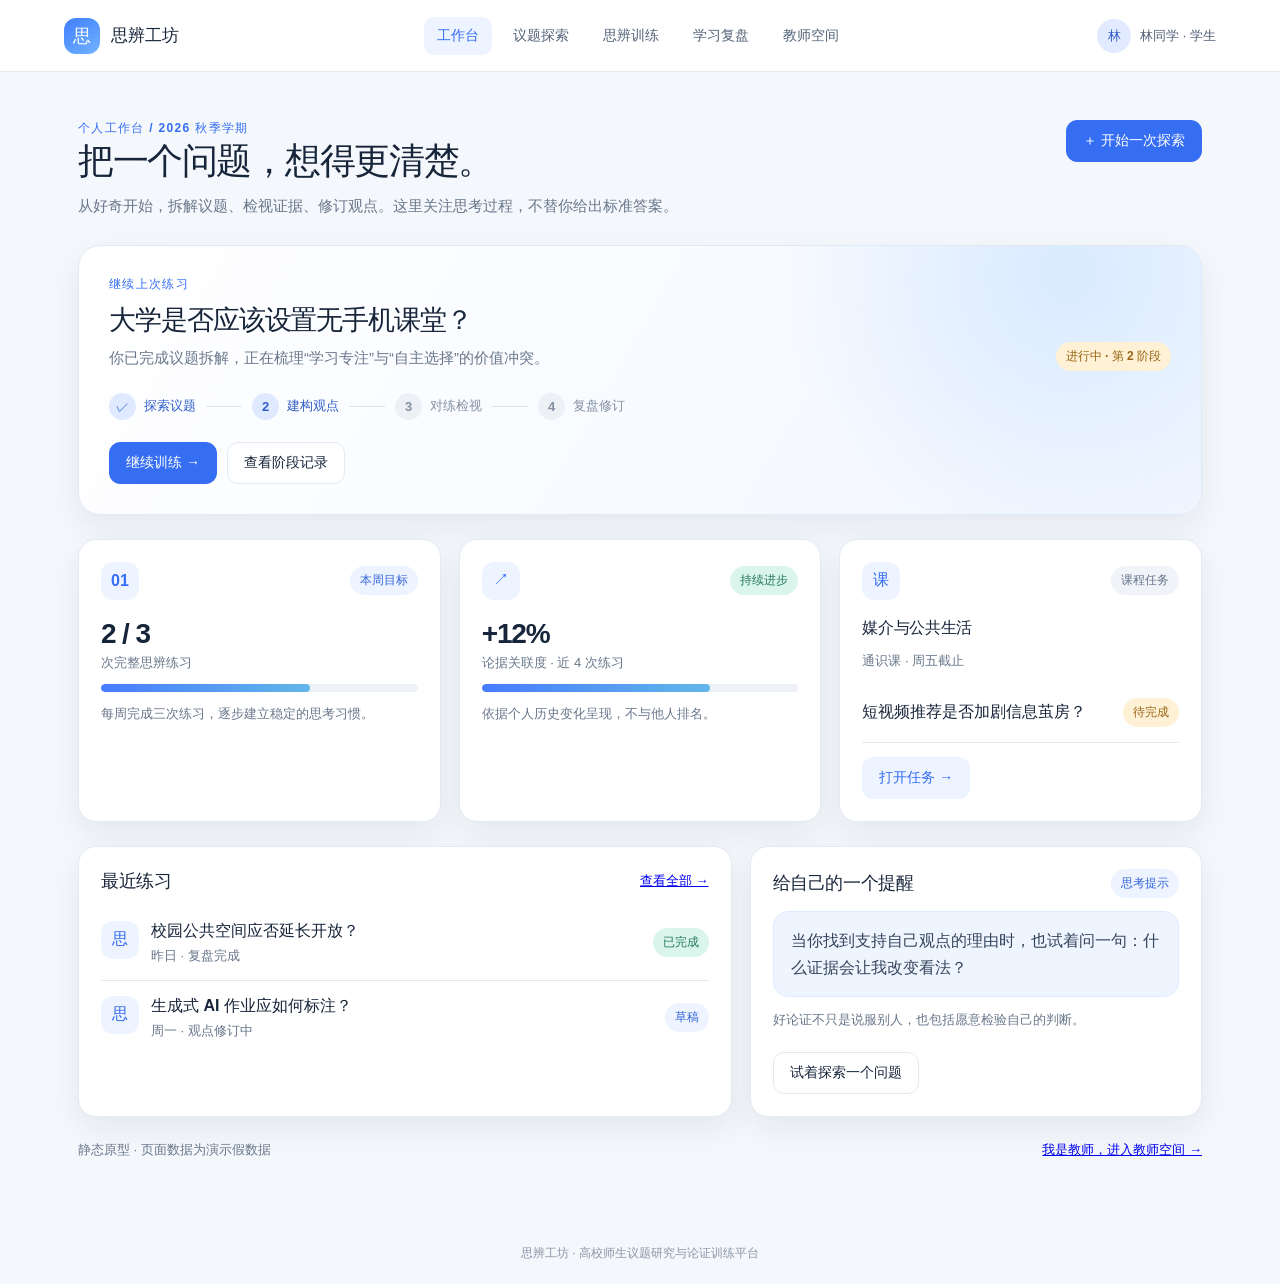
<file: docs/prototypes/index.html>
<!doctype html>
<html lang="zh-CN"><head><meta charset="utf-8"><meta name="viewport" content="width=device-width,initial-scale=1"><title>思辨工坊 · 工作台原型</title><link rel="stylesheet" href="prototype.css"></head>
<body><div class="app"><header class="topbar"><a class="brand" href="index.html"><span class="brand-mark">思</span>思辨工坊</a><nav class="nav"><a class="active" href="index.html">工作台</a><a href="explore.html">议题探索</a><a href="train.html">思辨训练</a><a href="review.html">学习复盘</a><a href="teacher.html">教师空间</a></nav><div class="user-pill"><span class="avatar">林</span><span class="user-name">林同学 · 学生</span></div></header>
<main class="main"><div class="title-row"><div><div class="eyebrow">个人工作台 / 2026 秋季学期</div><h1 class="title">把一个问题，想得更清楚。</h1><p class="sub">从好奇开始，拆解议题、检视证据、修订观点。这里关注思考过程，不替你给出标准答案。</p></div><a class="btn primary" href="explore.html">＋ 开始一次探索</a></div>
<section class="hero"><div class="eyebrow">继续上次练习</div><div class="row" style="align-items:flex-end"><div><h2 class="title" style="font-size:27px;margin-top:9px">大学是否应该设置无手机课堂？</h2><p class="sub">你已完成议题拆解，正在梳理“学习专注”与“自主选择”的价值冲突。</p></div><span class="tag amber">进行中 · 第 2 阶段</span></div><div class="stage" style="margin-top:22px"><span class="stage-step done"><span class="num">✓</span>探索议题</span><i class="stage-line"></i><span class="stage-step current"><span class="num">2</span>建构观点</span><i class="stage-line"></i><span class="stage-step"><span class="num">3</span>对练检视</span><i class="stage-line"></i><span class="stage-step"><span class="num">4</span>复盘修订</span></div><div class="hero-actions"><a class="btn primary" href="train.html">继续训练 →</a><a class="btn" href="review.html">查看阶段记录</a></div></section>
<div class="grid three section"><article class="card"><div class="row"><div class="icon-box">01</div><span class="tag blue">本周目标</span></div><div class="metric" style="margin-top:18px">2 / 3</div><div class="metric-label">次完整思辨练习</div><div class="progress"><span style="width:66%"></span></div><p class="small muted">每周完成三次练习，逐步建立稳定的思考习惯。</p></article><article class="card"><div class="row"><div class="icon-box">↗</div><span class="tag green">持续进步</span></div><div class="metric" style="margin-top:18px">+12%</div><div class="metric-label">论据关联度 · 近 4 次练习</div><div class="progress"><span style="width:72%"></span></div><p class="small muted">依据个人历史变化呈现，不与他人排名。</p></article><article class="card"><div class="row"><div class="icon-box">课</div><span class="tag">课程任务</span></div><h3 style="margin-top:18px">媒介与公共生活</h3><p class="small muted">通识课 · 周五截止</p><div class="list-item"><div class="row"><span>短视频推荐是否加剧信息茧房？</span><span class="tag amber">待完成</span></div></div><a class="btn soft" href="explore.html" style="margin-top:14px">打开任务 →</a></article></div>
<section class="grid two section"><article class="card"><div class="section-head"><h2>最近练习</h2><a class="small" href="review.html">查看全部 →</a></div><div class="list"><div class="list-item row"><div class="list-lead"><span class="icon-box">思</span><div><strong>校园公共空间应否延长开放？</strong><div class="small muted" style="margin-top:5px">昨日 · 复盘完成</div></div></div><span class="tag green">已完成</span></div><div class="list-item row"><div class="list-lead"><span class="icon-box">思</span><div><strong>生成式 AI 作业应如何标注？</strong><div class="small muted" style="margin-top:5px">周一 · 观点修订中</div></div></div><span class="tag blue">草稿</span></div></div></article><article class="card"><div class="section-head"><h2>给自己的一个提醒</h2><span class="tag blue">思考提示</span></div><div class="bubble ai">当你找到支持自己观点的理由时，也试着问一句：<strong>什么证据会让我改变看法？</strong></div><p class="small muted" style="margin-top:14px">好论证不只是说服别人，也包括愿意检验自己的判断。</p><a class="btn" href="explore.html" style="margin-top:10px">试着探索一个问题</a></article></section>
<div class="section row"><span class="small muted">静态原型 · 页面数据为演示假数据</span><a class="small" href="teacher.html">我是教师，进入教师空间 →</a></div></main><footer class="footer">思辨工坊 · 高校师生议题研究与论证训练平台</footer></div></body></html>
</file>
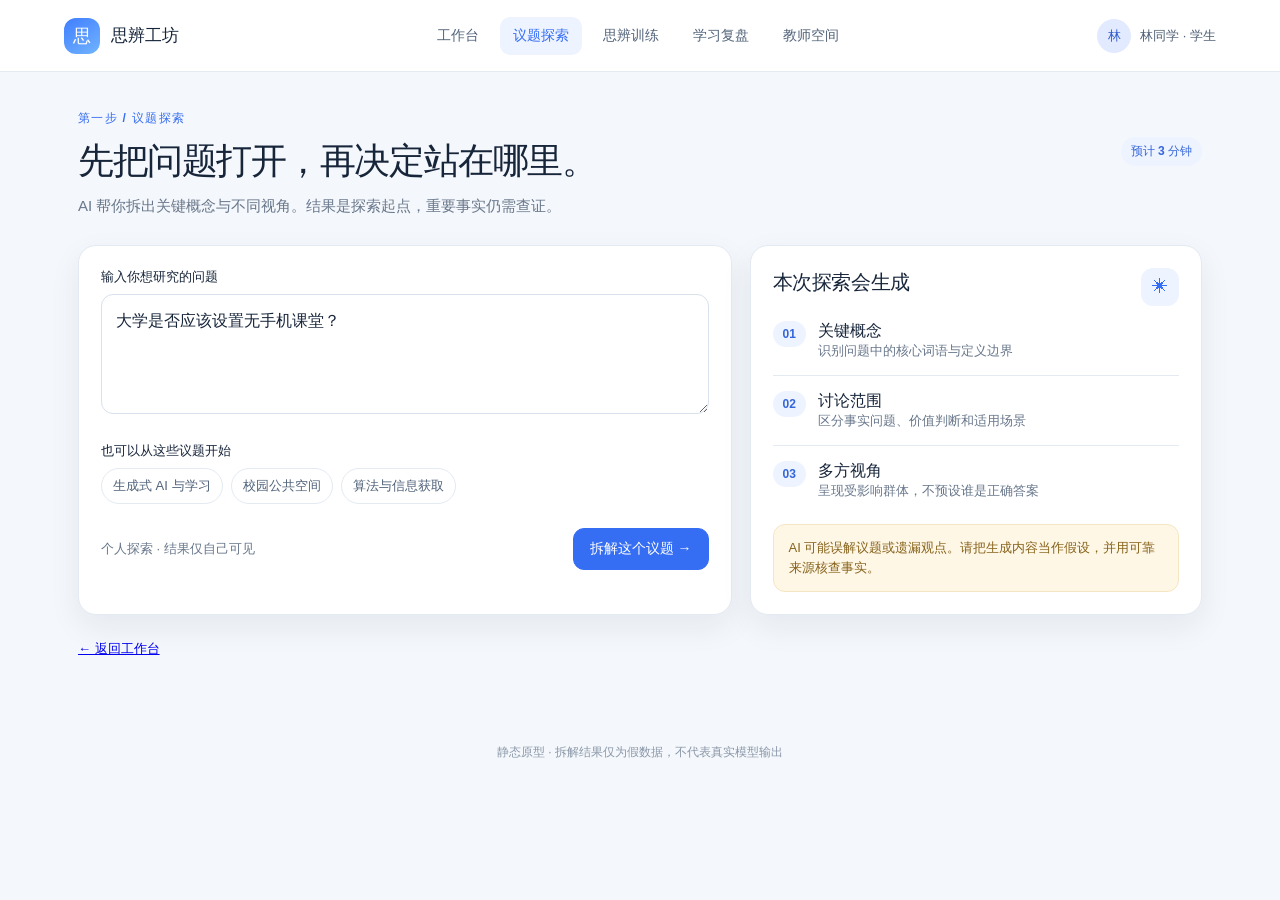
<file: docs/prototypes/explore.html>
<!doctype html>
<html lang="zh-CN"><head><meta charset="utf-8"><meta name="viewport" content="width=device-width,initial-scale=1"><title>议题探索 · 思辨工坊</title><link rel="stylesheet" href="prototype.css"></head>
<body><div class="app"><header class="topbar"><a class="brand" href="index.html"><span class="brand-mark">思</span>思辨工坊</a><nav class="nav"><a href="index.html">工作台</a><a class="active" href="explore.html">议题探索</a><a href="train.html">思辨训练</a><a href="review.html">学习复盘</a><a href="teacher.html">教师空间</a></nav><div class="user-pill"><span class="avatar">林</span><span class="user-name">林同学 · 学生</span></div></header>
<main class="main"><div class="eyebrow">第一步 / 议题探索</div><div class="title-row"><div><h1 class="title">先把问题打开，再决定站在哪里。</h1><p class="sub">AI 帮你拆出关键概念与不同视角。结果是探索起点，重要事实仍需查证。</p></div><span class="tag blue">预计 3 分钟</span></div>
<div class="grid two"><section class="card"><label class="label" for="topic">输入你想研究的问题</label><textarea class="field" id="topic">大学是否应该设置无手机课堂？</textarea><div class="section"><div class="label">也可以从这些议题开始</div><div class="chips"><button class="chip" data-topic="生成式 AI 作业应如何标注？">生成式 AI 与学习</button><button class="chip" data-topic="校园公共空间应否延长开放？">校园公共空间</button><button class="chip" data-topic="短视频推荐是否加剧信息茧房？">算法与信息获取</button></div></div><div class="row section"><span class="small muted">个人探索 · 结果仅自己可见</span><button id="explore" class="btn primary">拆解这个议题 →</button></div></section>
<aside class="card"><div class="row"><h2>本次探索会生成</h2><span class="icon-box">✳</span></div><div class="list"><div class="list-item list-lead"><span class="tag blue">01</span><div><strong>关键概念</strong><div class="small muted">识别问题中的核心词语与定义边界</div></div></div><div class="list-item list-lead"><span class="tag blue">02</span><div><strong>讨论范围</strong><div class="small muted">区分事实问题、价值判断和适用场景</div></div></div><div class="list-item list-lead"><span class="tag blue">03</span><div><strong>多方视角</strong><div class="small muted">呈现受影响群体，不预设谁是正确答案</div></div></div></div><div class="notice section">AI 可能误解议题或遗漏观点。请把生成内容当作假设，并用可靠来源核查事实。</div></aside></div>
<section id="results" class="hidden section"><div class="section-head"><div><div class="eyebrow">探索结果 · 假数据演示</div><h2 style="margin:6px 0 0">议题地图</h2></div><span class="tag green">已生成 · 可继续编辑</span></div><div class="grid three"><article class="card"><span class="tag blue">关键概念</span><h3 style="margin-top:15px">“无手机课堂”</h3><p class="small muted">可指统一收纳手机，也可指特定课堂环节限制使用。讨论前需要先明确措施范围与例外情况。</p></article><article class="card"><span class="tag amber">边界问题</span><h3 style="margin-top:15px">“学习效果”如何衡量？</h3><p class="small muted">专注度、参与度、知识掌握与自主学习能力，可能得出不同判断。</p></article><article class="card"><span class="tag green">待核实</span><h3 style="margin-top:15px">不同课程是否相同？</h3><p class="small muted">讲授、讨论、实验与无障碍需求场景的手机用途可能不同，需要具体分析。</p></article></div><article class="card section"><div class="section-head"><h2>四个值得继续追问的问题</h2><span class="small muted">点击问题可带入训练</span></div><div class="chips"><button class="chip question">课堂限制是否比个人自律更有效？</button><button class="chip question">哪些学习活动确实需要手机？</button><button class="chip question">规则是否会影响有无障碍需求的学生？</button><button class="chip question">学生、教师和学校各自承担什么责任？</button></div><div class="row section"><span class="small muted">下一步：形成自己的初步判断，并准备支持理由。</span><a class="btn primary" href="train.html">进入观点训练 →</a></div></article></section>
<div class="section"><a class="small" href="index.html">← 返回工作台</a></div></main><footer class="footer">静态原型 · 拆解结果仅为假数据，不代表真实模型输出</footer></div><script>document.querySelectorAll('[data-topic]').forEach(b=>b.onclick=()=>document.querySelector('#topic').value=b.dataset.topic);document.querySelector('#explore').onclick=()=>document.querySelector('#results').classList.remove('hidden');document.querySelectorAll('.question').forEach(b=>b.onclick=()=>{document.querySelector('#topic').value=b.textContent;document.querySelector('#topic').focus()})</script></body></html>
</file>
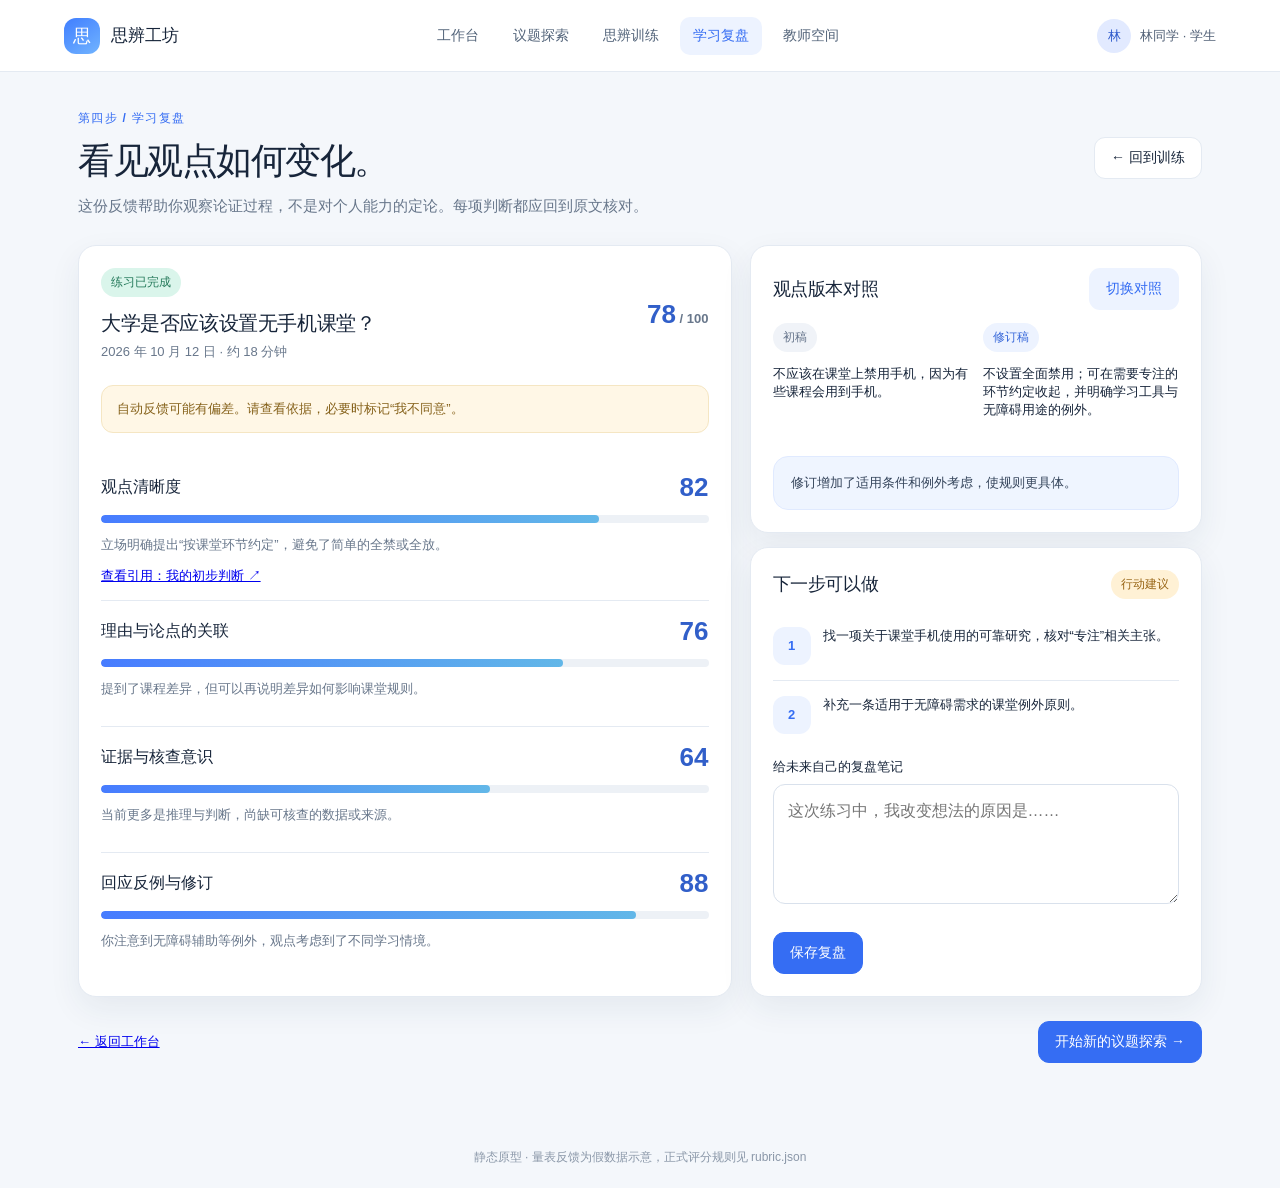
<file: docs/prototypes/review.html>
<!doctype html>
<html lang="zh-CN"><head><meta charset="utf-8"><meta name="viewport" content="width=device-width,initial-scale=1"><title>学习复盘 · 思辨工坊</title><link rel="stylesheet" href="prototype.css"></head>
<body><div class="app"><header class="topbar"><a class="brand" href="index.html"><span class="brand-mark">思</span>思辨工坊</a><nav class="nav"><a href="index.html">工作台</a><a href="explore.html">议题探索</a><a href="train.html">思辨训练</a><a class="active" href="review.html">学习复盘</a><a href="teacher.html">教师空间</a></nav><div class="user-pill"><span class="avatar">林</span><span class="user-name">林同学 · 学生</span></div></header>
<main class="main"><div class="eyebrow">第四步 / 学习复盘</div><div class="title-row"><div><h1 class="title">看见观点如何变化。</h1><p class="sub">这份反馈帮助你观察论证过程，不是对个人能力的定论。每项判断都应回到原文核对。</p></div><a class="btn" href="train.html">← 回到训练</a></div><div class="grid two"><section class="card"><div class="row"><div><span class="tag green">练习已完成</span><h2 style="margin:13px 0 5px">大学是否应该设置无手机课堂？</h2><span class="small muted">2026 年 10 月 12 日 · 约 18 分钟</span></div><div class="score">78<span class="small muted"> / 100</span></div></div><div class="notice section">自动反馈可能有偏差。请查看依据，必要时标记“我不同意”。</div><div class="list section"><div class="list-item"><div class="row"><strong>观点清晰度</strong><span class="score">82</span></div><div class="progress"><span style="width:82%"></span></div><p class="small muted">立场明确提出“按课堂环节约定”，避免了简单的全禁或全放。</p><div class="small"><a href="train.html">查看引用：我的初步判断 ↗</a></div></div><div class="list-item"><div class="row"><strong>理由与论点的关联</strong><span class="score">76</span></div><div class="progress"><span style="width:76%"></span></div><p class="small muted">提到了课程差异，但可以再说明差异如何影响课堂规则。</p></div><div class="list-item"><div class="row"><strong>证据与核查意识</strong><span class="score">64</span></div><div class="progress"><span style="width:64%"></span></div><p class="small muted">当前更多是推理与判断，尚缺可核查的数据或来源。</p></div><div class="list-item"><div class="row"><strong>回应反例与修订</strong><span class="score">88</span></div><div class="progress"><span style="width:88%"></span></div><p class="small muted">你注意到无障碍辅助等例外，观点考虑到了不同学习情境。</p></div></div></section>
<aside class="stack"><article class="card"><div class="section-head"><h2>观点版本对照</h2><button id="compare" class="btn soft">切换对照</button></div><div class="split"><div><span class="tag">初稿</span><p class="small">不应该在课堂上禁用手机，因为有些课程会用到手机。</p></div><div><span class="tag blue">修订稿</span><p class="small">不设置全面禁用；可在需要专注的环节约定收起，并明确学习工具与无障碍用途的例外。</p></div></div><div id="diff" class="bubble ai small section">修订增加了适用条件和例外考虑，使规则更具体。</div></article><article class="card"><div class="section-head"><h2>下一步可以做</h2><span class="tag amber">行动建议</span></div><div class="list small"><div class="list-item list-lead"><span class="icon-box">1</span><span>找一项关于课堂手机使用的可靠研究，核对“专注”相关主张。</span></div><div class="list-item list-lead"><span class="icon-box">2</span><span>补充一条适用于无障碍需求的课堂例外原则。</span></div></div><label class="label section" for="reflection">给未来自己的复盘笔记</label><textarea id="reflection" class="field" placeholder="这次练习中，我改变想法的原因是……"></textarea><button id="save" class="btn primary section">保存复盘</button><span id="saved" class="small muted" style="margin-left:10px"></span></article></aside></div><div class="section row"><a class="small" href="index.html">← 返回工作台</a><a class="btn primary" href="explore.html">开始新的议题探索 →</a></div></main><footer class="footer">静态原型 · 量表反馈为假数据示意，正式评分规则见 rubric.json</footer></div><script>let show=true;document.querySelector('#compare').onclick=()=>{show=!show;document.querySelector('#diff').textContent=show?'修订增加了适用条件和例外考虑，使规则更具体。':'初稿表达了方向，但缺少适用条件和可执行的例外说明。'};document.querySelector('#save').onclick=()=>document.querySelector('#saved').textContent='已保存（原型演示）'</script></body></html>
</file>
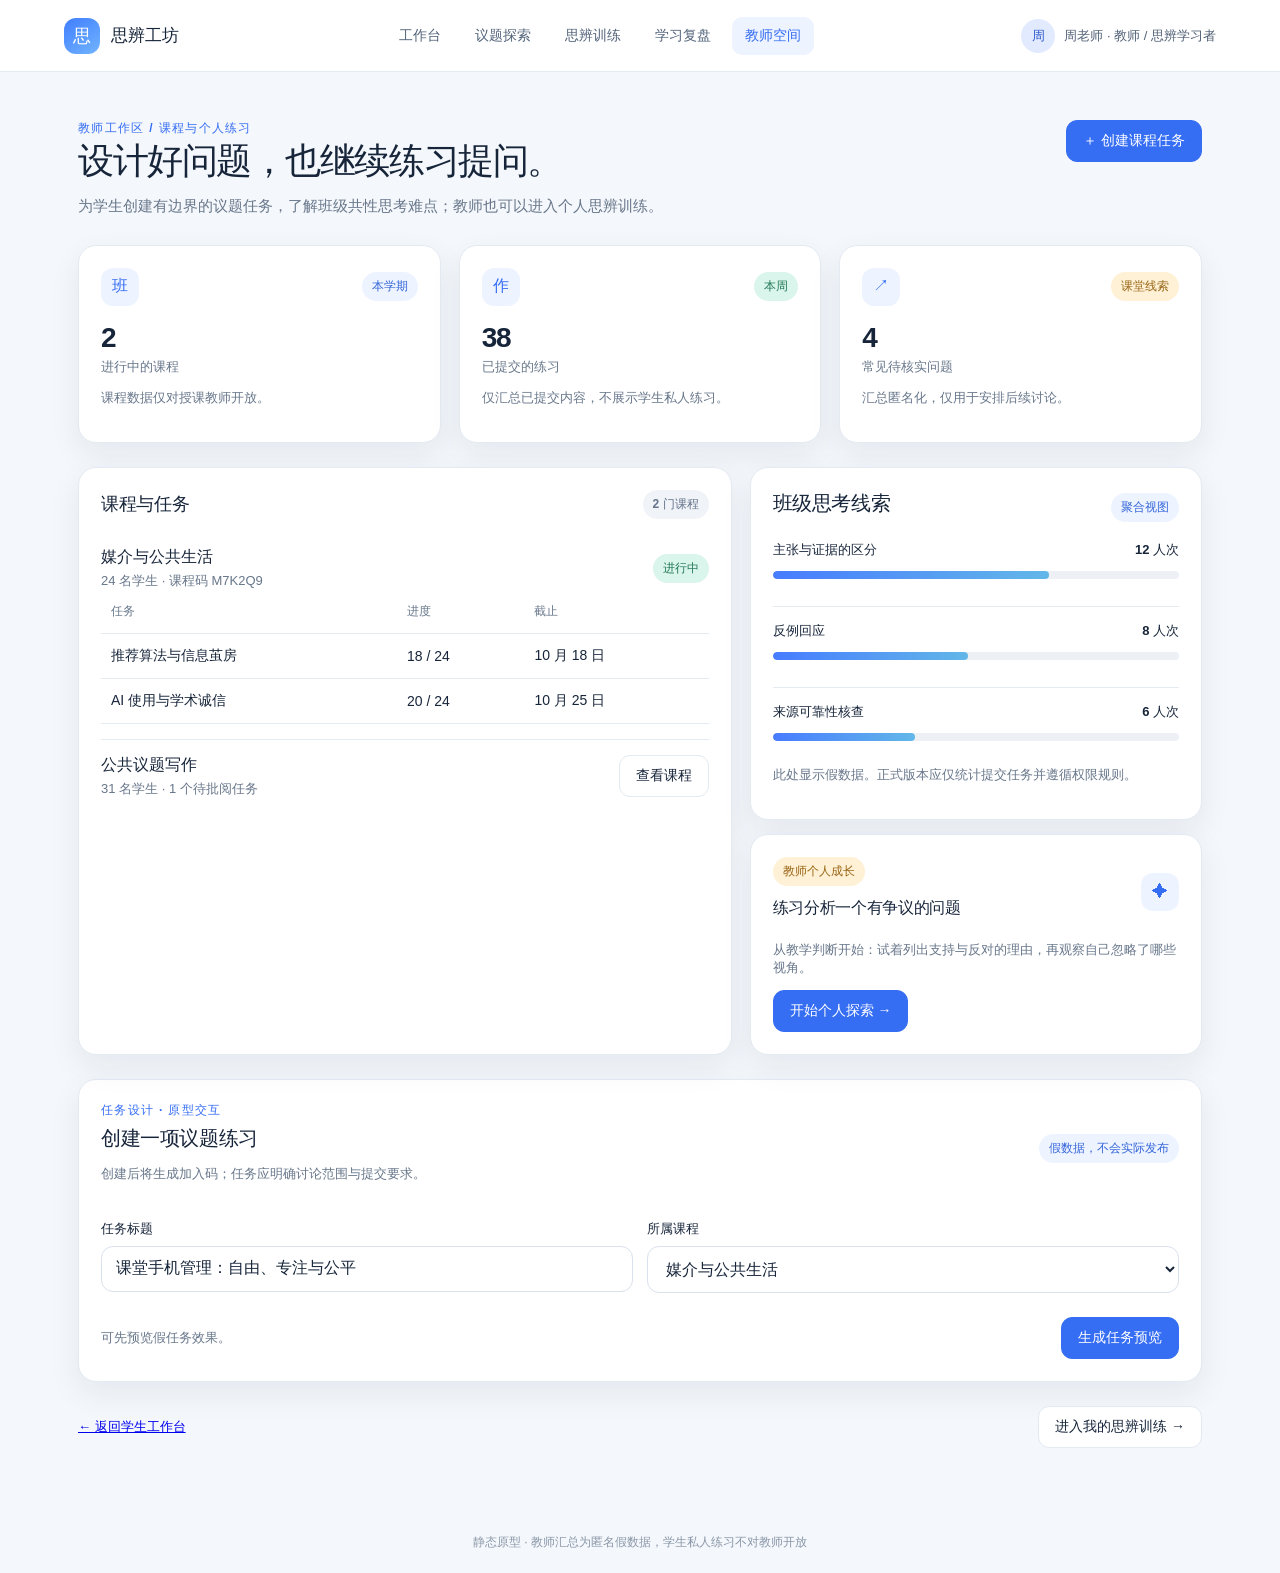
<file: docs/prototypes/teacher.html>
<!doctype html>
<html lang="zh-CN"><head><meta charset="utf-8"><meta name="viewport" content="width=device-width,initial-scale=1"><title>教师空间 · 思辨工坊</title><link rel="stylesheet" href="prototype.css"></head>
<body><div class="app"><header class="topbar"><a class="brand" href="index.html"><span class="brand-mark">思</span>思辨工坊</a><nav class="nav"><a href="index.html">工作台</a><a href="explore.html">议题探索</a><a href="train.html">思辨训练</a><a href="review.html">学习复盘</a><a class="active" href="teacher.html">教师空间</a></nav><div class="user-pill"><span class="avatar">周</span><span class="user-name">周老师 · 教师 / 思辨学习者</span></div></header>
<main class="main"><div class="title-row"><div><div class="eyebrow">教师工作区 / 课程与个人练习</div><h1 class="title">设计好问题，也继续练习提问。</h1><p class="sub">为学生创建有边界的议题任务，了解班级共性思考难点；教师也可以进入个人思辨训练。</p></div><a class="btn primary" href="#new-task">＋ 创建课程任务</a></div><div class="grid three"><article class="card"><div class="row"><div class="icon-box">班</div><span class="tag blue">本学期</span></div><div class="metric" style="margin-top:16px">2</div><div class="metric-label">进行中的课程</div><p class="small muted">课程数据仅对授课教师开放。</p></article><article class="card"><div class="row"><div class="icon-box">作</div><span class="tag green">本周</span></div><div class="metric" style="margin-top:16px">38</div><div class="metric-label">已提交的练习</div><p class="small muted">仅汇总已提交内容，不展示学生私人练习。</p></article><article class="card"><div class="row"><div class="icon-box">↗</div><span class="tag amber">课堂线索</span></div><div class="metric" style="margin-top:16px">4</div><div class="metric-label">常见待核实问题</div><p class="small muted">汇总匿名化，仅用于安排后续讨论。</p></article></div>
<div class="grid two section"><section class="card"><div class="section-head"><h2>课程与任务</h2><span class="tag">2 门课程</span></div><div class="list"><div class="list-item"><div class="row"><div><strong>媒介与公共生活</strong><div class="small muted" style="margin-top:4px">24 名学生 · 课程码 M7K2Q9</div></div><span class="tag green">进行中</span></div><table class="table"><thead><tr><th>任务</th><th>进度</th><th>截止</th></tr></thead><tbody><tr><td>推荐算法与信息茧房</td><td>18 / 24</td><td>10 月 18 日</td></tr><tr><td>AI 使用与学术诚信</td><td>20 / 24</td><td>10 月 25 日</td></tr></tbody></table></div><div class="list-item row"><div><strong>公共议题写作</strong><div class="small muted" style="margin-top:4px">31 名学生 · 1 个待批阅任务</div></div><button class="btn">查看课程</button></div></div></section>
<aside class="stack"><article class="card"><div class="row"><h2>班级思考线索</h2><span class="tag blue">聚合视图</span></div><div class="list small"><div class="list-item"><div class="row"><span>主张与证据的区分</span><strong>12 人次</strong></div><div class="progress"><span style="width:68%"></span></div></div><div class="list-item"><div class="row"><span>反例回应</span><strong>8 人次</strong></div><div class="progress"><span style="width:48%"></span></div></div><div class="list-item"><div class="row"><span>来源可靠性核查</span><strong>6 人次</strong></div><div class="progress"><span style="width:35%"></span></div></div></div><p class="small muted">此处显示假数据。正式版本应仅统计提交任务并遵循权限规则。</p></article><article class="card"><div class="row"><div><span class="tag amber">教师个人成长</span><h3 style="margin-top:12px">练习分析一个有争议的问题</h3></div><span class="icon-box">✦</span></div><p class="small muted">从教学判断开始：试着列出支持与反对的理由，再观察自己忽略了哪些视角。</p><a class="btn primary" href="explore.html">开始个人探索 →</a></article></aside></div>
<section id="new-task" class="card section"><div class="row"><div><div class="eyebrow">任务设计 · 原型交互</div><h2 style="margin:6px 0">创建一项议题练习</h2><p class="small muted">创建后将生成加入码；任务应明确讨论范围与提交要求。</p></div><span class="tag blue">假数据，不会实际发布</span></div><div class="split section"><div><label class="label" for="task">任务标题</label><input id="task" class="field" value="课堂手机管理：自由、专注与公平"></div><div><label class="label" for="course">所属课程</label><select id="course" class="field"><option>媒介与公共生活</option><option>公共议题写作</option></select></div></div><div class="row section"><span id="task-state" class="small muted">可先预览假任务效果。</span><button id="create" class="btn primary">生成任务预览</button></div></section><div class="section row"><a class="small" href="index.html">← 返回学生工作台</a><a class="btn" href="train.html">进入我的思辨训练 →</a></div></main><footer class="footer">静态原型 · 教师汇总为匿名假数据，学生私人练习不对教师开放</footer></div><script>document.querySelector('#create').onclick=()=>{const title=document.querySelector('#task').value.trim()||'未命名议题任务';document.querySelector('#task-state').innerHTML='任务预览已生成：<strong>'+title+'</strong> · 假加入码 <strong>R8K4M2</strong>';document.querySelector('#task-state').className='small'}</script></body></html>
</file>
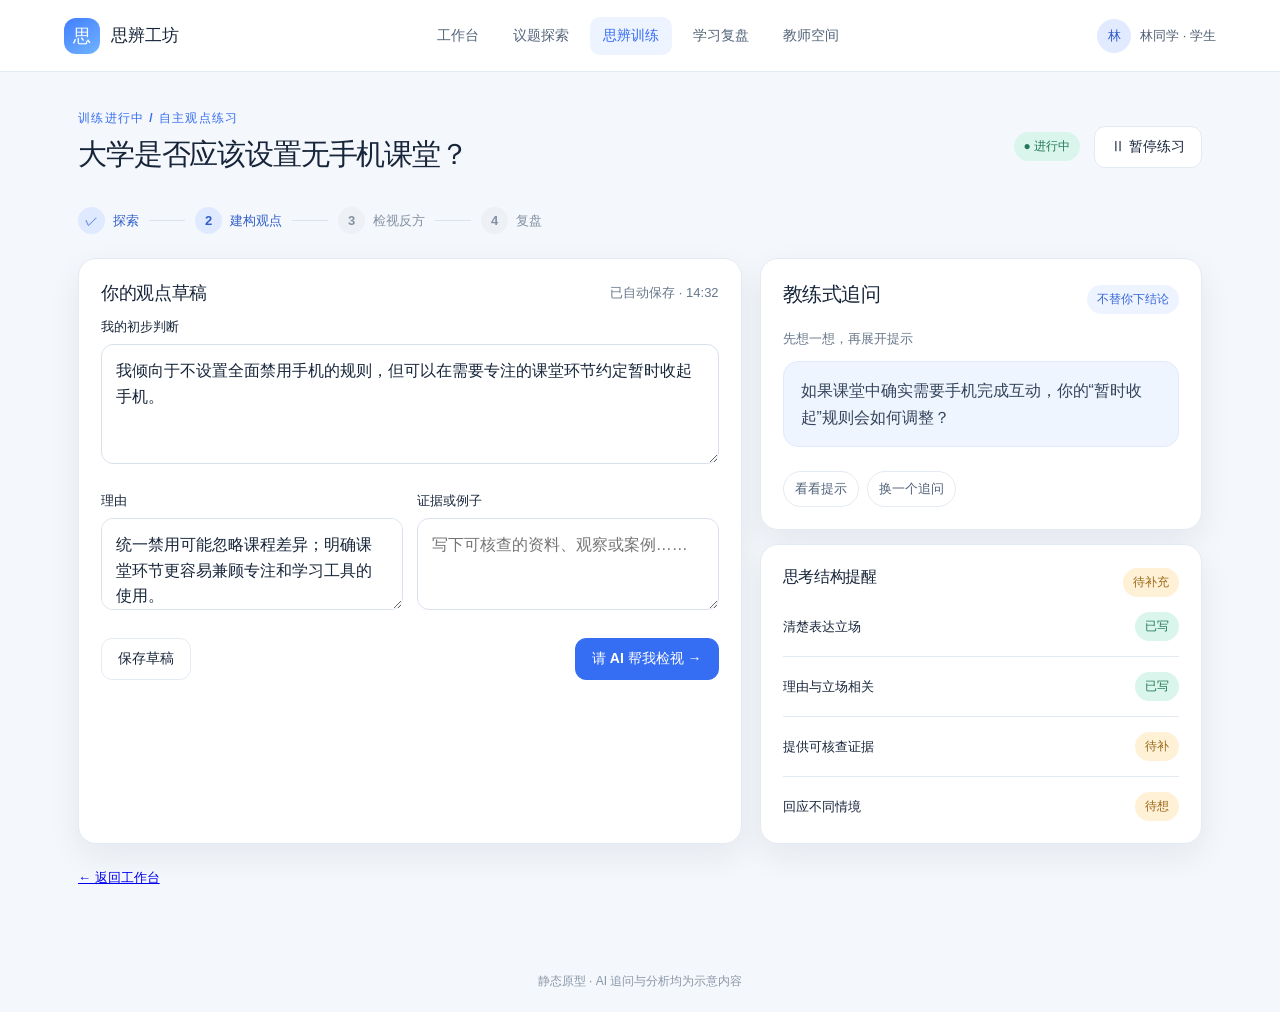
<file: docs/prototypes/train.html>
<!doctype html>
<html lang="zh-CN"><head><meta charset="utf-8"><meta name="viewport" content="width=device-width,initial-scale=1"><title>思辨训练 · 思辨工坊</title><link rel="stylesheet" href="prototype.css"></head>
<body><div class="app"><header class="topbar"><a class="brand" href="index.html"><span class="brand-mark">思</span>思辨工坊</a><nav class="nav"><a href="index.html">工作台</a><a href="explore.html">议题探索</a><a class="active" href="train.html">思辨训练</a><a href="review.html">学习复盘</a><a href="teacher.html">教师空间</a></nav><div class="user-pill"><span class="avatar">林</span><span class="user-name">林同学 · 学生</span></div></header>
<main class="main"><div class="toolbar"><div><div class="eyebrow">训练进行中 / 自主观点练习</div><h1 class="title" style="font-size:29px;margin:8px 0">大学是否应该设置无手机课堂？</h1></div><div class="row"><span id="state" class="tag green">● 进行中</span><button id="pause" class="btn">Ⅱ 暂停练习</button></div></div><div class="stage section"><span class="stage-step done"><span class="num">✓</span>探索</span><i class="stage-line"></i><span class="stage-step current"><span class="num">2</span>建构观点</span><i class="stage-line"></i><span class="stage-step"><span class="num">3</span>检视反方</span><i class="stage-line"></i><span class="stage-step"><span class="num">4</span>复盘</span></div>
<div class="grid two section" style="grid-template-columns:1.2fr .8fr"><section class="card"><div class="section-head"><h2>你的观点草稿</h2><span id="saved" class="small muted">已自动保存 · 14:32</span></div><label class="label" for="claim">我的初步判断</label><textarea id="claim" class="field">我倾向于不设置全面禁用手机的规则，但可以在需要专注的课堂环节约定暂时收起手机。</textarea><div class="split section"><div><label class="label" for="reason">理由</label><textarea id="reason" class="field" style="min-height:92px">统一禁用可能忽略课程差异；明确课堂环节更容易兼顾专注和学习工具的使用。</textarea></div><div><label class="label" for="evidence">证据或例子</label><textarea id="evidence" class="field" style="min-height:92px" placeholder="写下可核查的资料、观察或案例……"></textarea></div></div><div class="row section"><button id="save" class="btn">保存草稿</button><button id="challenge" class="btn primary">请 AI 帮我检视 →</button></div></section>
<aside class="stack"><article class="card"><div class="row"><h2>教练式追问</h2><span class="tag blue">不替你下结论</span></div><p class="small muted">先想一想，再展开提示</p><div id="coach" class="bubble ai">如果课堂中确实需要手机完成互动，你的“暂时收起”规则会如何调整？</div><div class="chips section"><button class="chip hint">看看提示</button><button class="chip hint">换一个追问</button></div></article><article class="card"><div class="row"><h3>思考结构提醒</h3><span class="tag amber">待补充</span></div><div class="list small"><div class="list-item row"><span>清楚表达立场</span><span class="tag green">已写</span></div><div class="list-item row"><span>理由与立场相关</span><span class="tag green">已写</span></div><div class="list-item row"><span>提供可核查证据</span><span class="tag amber">待补</span></div><div class="list-item row"><span>回应不同情境</span><span class="tag amber">待想</span></div></div></article></aside></div>
<section id="opposition" class="card section hidden"><div class="row"><div><div class="eyebrow">反方视角 · 假数据演示</div><h2 style="margin:6px 0">试着检验你的规则边界</h2></div><span class="tag amber">这是可讨论的反例</span></div><div class="bubble" style="margin-top:14px">如果学生需要手机进行即时翻译、无障碍辅助或课堂投票，如何判断“暂时收起”的例外？这会不会把执行成本转移给有特殊需求的学生？</div><p class="small muted">你可以补充一条例外原则，或记录这个反例留待复盘。</p><textarea class="field" placeholder="写下你的回应或需要进一步查证的问题……"></textarea><div class="row section"><span class="small muted">训练结束后，你可以查看观点变化与量表反馈。</span><a class="btn primary" href="review.html">完成本阶段，去复盘 →</a></div></section><div class="section"><a class="small" href="index.html">← 返回工作台</a></div></main><footer class="footer">静态原型 · AI 追问与分析均为示意内容</footer></div><script>const state=document.querySelector('#state'),pause=document.querySelector('#pause');pause.onclick=()=>{let p=state.textContent.includes('进行中');state.textContent=p?'Ⅱ 已暂停':'● 进行中';state.className='tag '+(p?'amber':'green');pause.textContent=p?'▶ 继续练习':'Ⅱ 暂停练习'};document.querySelector('#save').onclick=()=>{document.querySelector('#saved').textContent='草稿已保存 · 刚刚'};document.querySelector('#challenge').onclick=()=>document.querySelector('#opposition').classList.remove('hidden');document.querySelectorAll('.hint').forEach(b=>b.onclick=()=>{document.querySelector('#coach').textContent=b.textContent.includes('提示')?'提示：想象一位依赖手机辅助阅读的同学，规则如何保持公平？':'换个角度：如何判断手机使用是在支持学习，还是分散注意？'})</script></body></html>
</file>
<file: docs/prototypes/prototype.css>
:root{font-family:Inter,-apple-system,BlinkMacSystemFont,"Segoe UI","PingFang SC","Microsoft YaHei",sans-serif;color:#17253a;background:#f4f7fb;font-synthesis:none;text-rendering:optimizeLegibility;--ink:#17253a;--muted:#68778b;--line:#e4eaf2;--blue:#356df3;--blue-soft:#edf3ff;--mint:#daf5eb;--amber:#fff1d5;--rose:#fde7e5;--shadow:0 12px 32px rgba(32,57,91,.07)}*{box-sizing:border-box}body{margin:0;min-width:320px}.app{min-height:100vh}.topbar{height:72px;background:#fff;border-bottom:1px solid var(--line);display:flex;align-items:center;justify-content:space-between;padding:0 5vw;position:sticky;top:0;z-index:5}.brand{display:flex;align-items:center;gap:11px;color:var(--ink);text-decoration:none;font-weight:750;font-size:17px}.brand-mark{width:36px;height:36px;border-radius:12px;background:linear-gradient(145deg,#407eff,#71b4ff);color:#fff;display:grid;place-items:center;font-size:18px}.nav{display:flex;gap:8px;align-items:center}.nav a{padding:10px 13px;text-decoration:none;color:#53647a;border-radius:10px;font-size:14px}.nav a:hover,.nav a.active{background:var(--blue-soft);color:var(--blue)}.user-pill{display:flex;align-items:center;gap:9px;color:#526177;font-size:13px}.avatar{height:34px;width:34px;border-radius:50%;display:grid;place-items:center;background:#e2eaff;color:#315ccc;font-weight:700}.main{max-width:1180px;margin:0 auto;padding:38px 28px 64px}.eyebrow{color:var(--blue);font-size:12px;font-weight:750;letter-spacing:.11em;text-transform:uppercase}.title-row{display:flex;align-items:flex-start;justify-content:space-between;gap:20px;margin:10px 0 26px}.title{font-size:clamp(26px,3vw,36px);letter-spacing:-.04em;margin:0 0 8px}.sub{margin:0;color:var(--muted);line-height:1.65;max-width:720px;font-size:15px}.btn{display:inline-flex;align-items:center;justify-content:center;gap:8px;border:1px solid var(--line);background:#fff;color:var(--ink);padding:11px 16px;border-radius:11px;text-decoration:none;font-weight:650;font-size:14px;cursor:pointer;transition:.18s}.btn:hover{transform:translateY(-1px);box-shadow:var(--shadow)}.btn.primary{background:var(--blue);border-color:var(--blue);color:#fff}.btn.soft{background:var(--blue-soft);border-color:transparent;color:var(--blue)}.grid{display:grid;gap:18px}.grid.two{grid-template-columns:1.3fr .9fr}.grid.three{grid-template-columns:repeat(3,1fr)}.card{background:#fff;border:1px solid var(--line);border-radius:18px;padding:22px;box-shadow:var(--shadow)}.card h2,.card h3{margin:0 0 9px;letter-spacing:-.02em}.card h2{font-size:20px}.card h3{font-size:16px}.muted{color:var(--muted)}.small{font-size:13px}.row{display:flex;align-items:center;justify-content:space-between;gap:14px}.stack{display:grid;gap:14px}.hero{padding:30px;border-radius:22px;background:radial-gradient(circle at 88% 10%,#d9eaff 0,transparent 28%),linear-gradient(120deg,#fff,#f1f6ff);border:1px solid #e0e9f6;box-shadow:var(--shadow)}.hero .title{max-width:640px}.hero-actions{display:flex;gap:10px;margin-top:22px;flex-wrap:wrap}.metric{font-size:28px;font-weight:760;letter-spacing:-.04em}.metric-label{font-size:13px;color:var(--muted);margin-top:4px}.progress{height:8px;border-radius:10px;background:#edf1f6;overflow:hidden;margin:12px 0}.progress span{display:block;height:100%;border-radius:inherit;background:linear-gradient(90deg,#477cff,#62b7e8)}.tag{display:inline-flex;align-items:center;padding:6px 10px;border-radius:99px;background:#f0f3f8;color:#64738a;font-size:12px;font-weight:650}.tag.blue{background:var(--blue-soft);color:#3566d9}.tag.green{background:var(--mint);color:#24795a}.tag.amber{background:var(--amber);color:#986516}.tag.red{background:var(--rose);color:#a9433b}.list{display:grid;gap:0}.list-item{padding:15px 0;border-bottom:1px solid var(--line)}.list-item:last-child{border:0;padding-bottom:0}.icon-box{height:38px;width:38px;border-radius:12px;display:grid;place-items:center;background:var(--blue-soft);color:var(--blue);font-weight:750;flex:none}.list-lead{display:flex;gap:12px;align-items:flex-start}.field{width:100%;border:1px solid #d9e1ec;border-radius:12px;padding:13px 14px;font:inherit;color:var(--ink);background:#fff;outline:none}.field:focus{border-color:#7299ff;box-shadow:0 0 0 3px #356df31a}textarea.field{min-height:120px;resize:vertical;line-height:1.6}.label{display:block;font-size:13px;font-weight:700;margin-bottom:8px}.section{margin-top:24px}.section-head{display:flex;align-items:center;justify-content:space-between;gap:12px;margin:0 0 13px}.section-head h2{font-size:18px;margin:0}.chips{display:flex;gap:8px;flex-wrap:wrap}.chip{border:1px solid var(--line);background:#fff;color:#50627a;padding:8px 11px;border-radius:999px;font-size:13px;cursor:pointer}.chip:hover,.chip.selected{background:var(--blue-soft);border-color:#c8d7ff;color:var(--blue)}.stage{display:flex;gap:10px;align-items:center;flex-wrap:wrap}.stage-step{display:flex;align-items:center;gap:8px;color:#8491a2;font-size:13px}.stage-step .num{width:27px;height:27px;border-radius:50%;display:grid;place-items:center;background:#edf1f6;font-weight:700}.stage-step.done,.stage-step.current{color:#315fc9}.stage-step.done .num,.stage-step.current .num{background:#dfe9ff;color:#315fc9}.stage-line{height:1px;width:36px;background:#dce3ec}.bubble{padding:15px 17px;border-radius:15px;background:#f5f7fb;line-height:1.7;color:#34445b}.bubble.ai{background:#eff5ff;border:1px solid #e0eaff}.bubble.you{background:#e7f7f0;border:1px solid #d6efe4}.score{font-size:26px;font-weight:760;color:#315fc9}.scorebar{height:7px;background:#edf1f6;border-radius:9px;overflow:hidden}.scorebar span{display:block;height:100%;background:#5082fa;border-radius:9px}.table{width:100%;border-collapse:collapse;font-size:14px}.table th,.table td{text-align:left;padding:13px 10px;border-bottom:1px solid var(--line)}.table th{color:var(--muted);font-weight:650;font-size:12px}.notice{padding:13px 15px;border-radius:12px;background:#fff7e6;border:1px solid #f5e6c3;color:#86621b;font-size:13px;line-height:1.55}.hidden{display:none!important}.footer{padding:22px 5vw;color:#8a97a8;font-size:12px;text-align:center}.split{display:grid;grid-template-columns:1fr 1fr;gap:14px}.toolbar{display:flex;align-items:center;justify-content:space-between;gap:12px;flex-wrap:wrap}.mobile-menu{display:none}@media(max-width:850px){.topbar{padding:0 18px}.nav{gap:1px}.nav a{padding:9px 8px;font-size:12px}.user-pill .user-name{display:none}.main{padding:28px 18px 48px}.grid.two{grid-template-columns:1fr}.grid.three{grid-template-columns:1fr 1fr}}@media(max-width:580px){.topbar{height:auto;min-height:66px;flex-wrap:wrap;padding:12px 16px}.nav{order:3;width:100%;overflow:auto}.nav a{white-space:nowrap}.title-row{display:block}.title-row>.btn{margin-top:18px}.grid.three,.split{grid-template-columns:1fr}.card{padding:18px}.hero{padding:23px}.stage-line{width:14px}.user-pill{display:none}}
</file>
